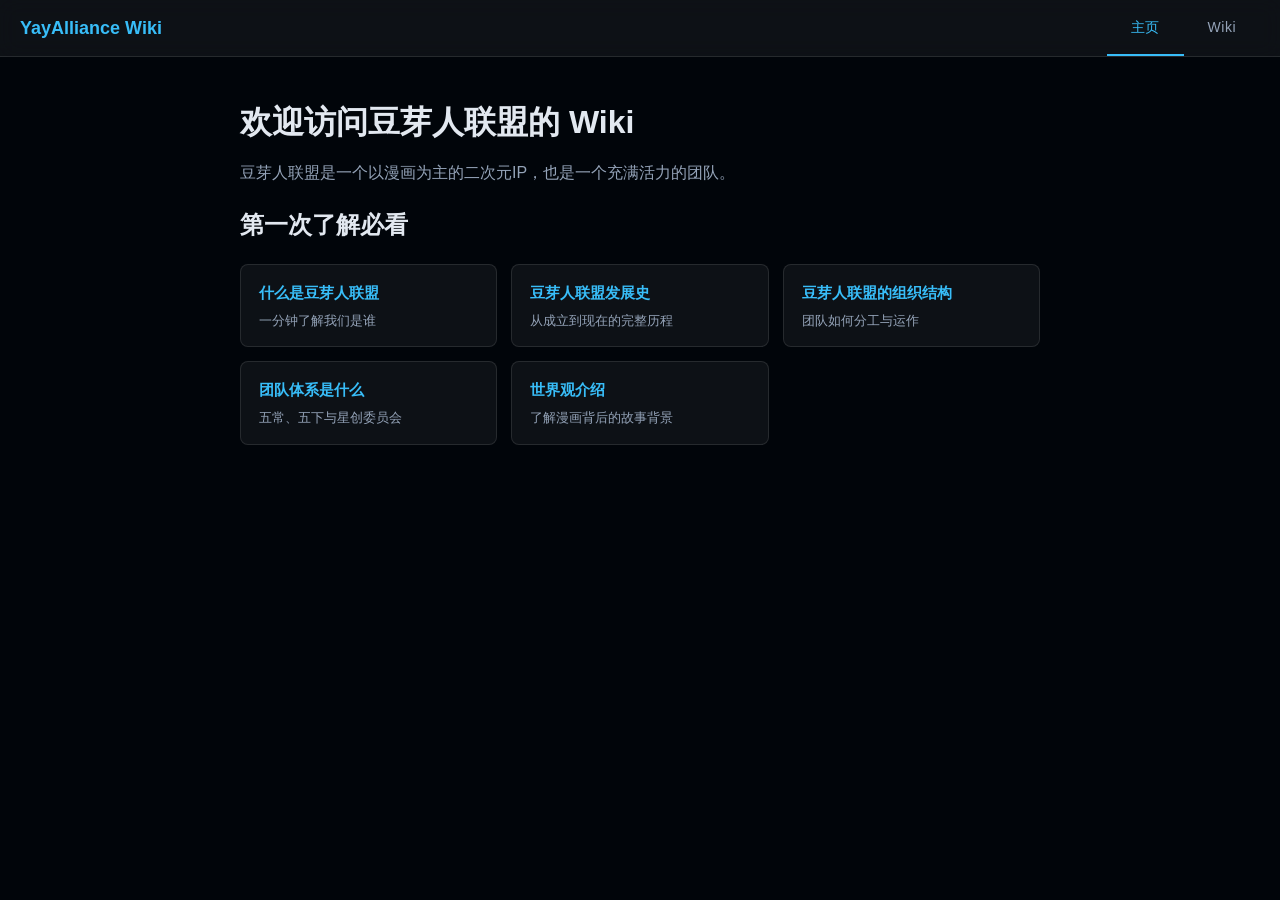
<file: index.html>
<!DOCTYPE html>
<html lang="zh-CN">
<head>
    <meta charset="UTF-8">
    <!-- 确保在移动端完美缩放 -->
    <meta name="viewport" content="width=device-width, initial-scale=1.0">
    
    <!-- SEO与展示优化：给网页一个有意义的标题，而不是默认的 Document -->
    <title>YayAlliance Wiki - 豆芽人联盟</title>
    
    <!-- 引入样式表（建议放在 head 中，避免页面闪烁） -->
    <link rel="stylesheet" href="./style.css?v=2">
</head>
<body>
    <!-- 1. 使用 <nav> 标签代替单纯的 <ul>，对屏幕阅读器和搜索引擎更友好 -->
    <nav class="navbar">
        <!-- Logo/标题区域 -->
        <div class="logo">
            <h3>YayAlliance Wiki</h3>
        </div>
        
        <!-- 导航链接区域 -->
        <ul class="nav-links">
            <li><a href="./index.html" class="active">主页</a></li>
            <li><a href="./pages/wiki.html">Wiki</a></li>
        </ul>
    </nav>

    <!-- 2. 将核心内容包裹在 <main> 标签中，明确页面的主要内容区 -->
    <main class="content-wrapper">
        <!-- 3. 标题层级规范化：大标题用 h1，副标题用 h2，避免直接跳到 h3 -->
        <header class="page-header">
            <h1>欢迎访问豆芽人联盟的 Wiki</h1>
            <p class="subtitle">豆芽人联盟是一个以漫画为主的二次元IP，也是一个充满活力的团队。</p>
        </header>

        <section class="intro-section">
            <h2>第一次了解必看</h2>
            <!-- 新人必读精选：点击直达 Wiki 对应文档 -->
            <div class="quick-links">
                <a class="quick-link" href="./pages/wiki.html?page=../wikimd/1-1/1-1-1.md">
                    <strong>什么是豆芽人联盟</strong>
                    <span>一分钟了解我们是谁</span>
                </a>
                <a class="quick-link" href="./pages/wiki.html?page=../wikimd/1-1/1-1-2.md">
                    <strong>豆芽人联盟发展史</strong>
                    <span>从成立到现在的完整历程</span>
                </a>
                <a class="quick-link" href="./pages/wiki.html?page=../wikimd/1-1/1-1-3.md">
                    <strong>豆芽人联盟的组织结构</strong>
                    <span>团队如何分工与运作</span>
                </a>
                <a class="quick-link" href="./pages/wiki.html?page=../wikimd/1-2/1-2-1.md">
                    <strong>团队体系是什么</strong>
                    <span>五常、五下与星创委员会</span>
                </a>
                <a class="quick-link" href="./pages/wiki.html?page=../wikimd/1-4/1-4-1.md">
                    <strong>世界观介绍</strong>
                    <span>了解漫画背后的故事背景</span>
                </a>
            </div>
        </section>
    </main>
</body>
</html>
</file>
<file: style.css>
/* =========================================
   1. 全局与页面背景设置
   ========================================= */
body {
    background-color: #01050a; /* 深邃暗黑背景 */
    color: #e2e8f0; /* 柔和的浅灰白色文字，保护视力 */
    font-family: 'Segoe UI', 'PingFang SC', 'Hiragino Sans GB', 'Microsoft YaHei', 'Noto Sans SC', Tahoma, Geneva, Verdana, sans-serif; /* 现代无衬线字体（含中文优化） */
    margin: 0;
    padding: 0;
    line-height: 1.6; /* 增加行高，提升阅读体验 */
}

/* =========================================
   2. 导航栏整体布局 (Flexbox + 毛玻璃)
   ========================================= */
.navbar {
    display: flex;
    justify-content: space-between; /* Logo靠左，链接靠右 */
    align-items: center;
    padding: 0 20px;
    background-color: rgba(255, 255, 255, 0.05); /* 半透明深色背景 */
    backdrop-filter: blur(10px); /* 毛玻璃模糊效果 */
    border-bottom: 1px solid rgba(255, 255, 255, 0.1); /* 细微的分割线 */
    position: sticky; /* 滚动时吸顶 */
    top: 0;
    z-index: 1000;
}

/* Logo 样式 */
.logo h3 {
    margin: 0;
    font-size: 18px;
    color: #38bdf8; /* 科技蓝高亮 */
}

/* 导航链接取消默认列表样式并横向排列 */
.nav-links {
    display: flex;
    list-style-type: none;
    margin: 0;
    padding: 0;
}

/* =========================================
   3. 链接样式与过渡动画
   ========================================= */
.nav-links li a {
    display: block;
    color: #94a3b8; /* 默认状态使用稍微暗淡的颜色 */
    text-align: center;
    padding: 16px 24px; /* 增加内边距，让点击区域更大 */
    text-decoration: none;
    font-size: 14px;
    font-weight: 500;
    letter-spacing: 0.5px;
    transition: all 0.3s ease; /* 核心：添加平滑过渡动画 */
}

/* 鼠标悬停效果 */
.nav-links li a:hover {
    color: #ffffff; /* 悬停时文字变白 */
    background-color: rgba(255, 255, 255, 0.1); /* 悬停时背景微微发亮 */
}

/* 当前激活状态的样式 (可选) */
.nav-links li a.active {
    color: #38bdf8; /* 科技蓝高亮 */
    border-bottom: 2px solid #38bdf8;
}

/* =========================================
   4. 页面内容区排版优化
   ========================================= */
.content-wrapper {
    max-width: 800px; /* 限制最大宽度，防止大屏下文字拉得太长 */
    margin: 40px auto; /* 水平居中 */
    padding: 0 20px;
}

/* 副标题样式 */
.subtitle {
    color: #94a3b8;
    font-size: 16px;
    margin-top: -10px;
}

/* =========================================
   新人必读精选卡片（沿用全站深色配色）
   ========================================= */
.quick-links {
    display: grid;
    grid-template-columns: repeat(auto-fill, minmax(220px, 1fr));
    gap: 14px;
    margin-top: 16px;
}

.quick-link {
    display: flex;
    flex-direction: column;
    gap: 6px;
    padding: 16px 18px;
    background-color: rgba(255, 255, 255, 0.05);
    border: 1px solid rgba(255, 255, 255, 0.1);
    border-radius: 8px;
    text-decoration: none;
    transition: all 0.3s ease;
}

.quick-link strong {
    color: #38bdf8;
    font-size: 15px;
}

.quick-link span {
    color: #94a3b8;
    font-size: 13px;
    line-height: 1.5;
}

.quick-link:hover {
    background-color: rgba(255, 255, 255, 0.1);
    border-color: #38bdf8;
    transform: translateY(-2px);
}
</file>
